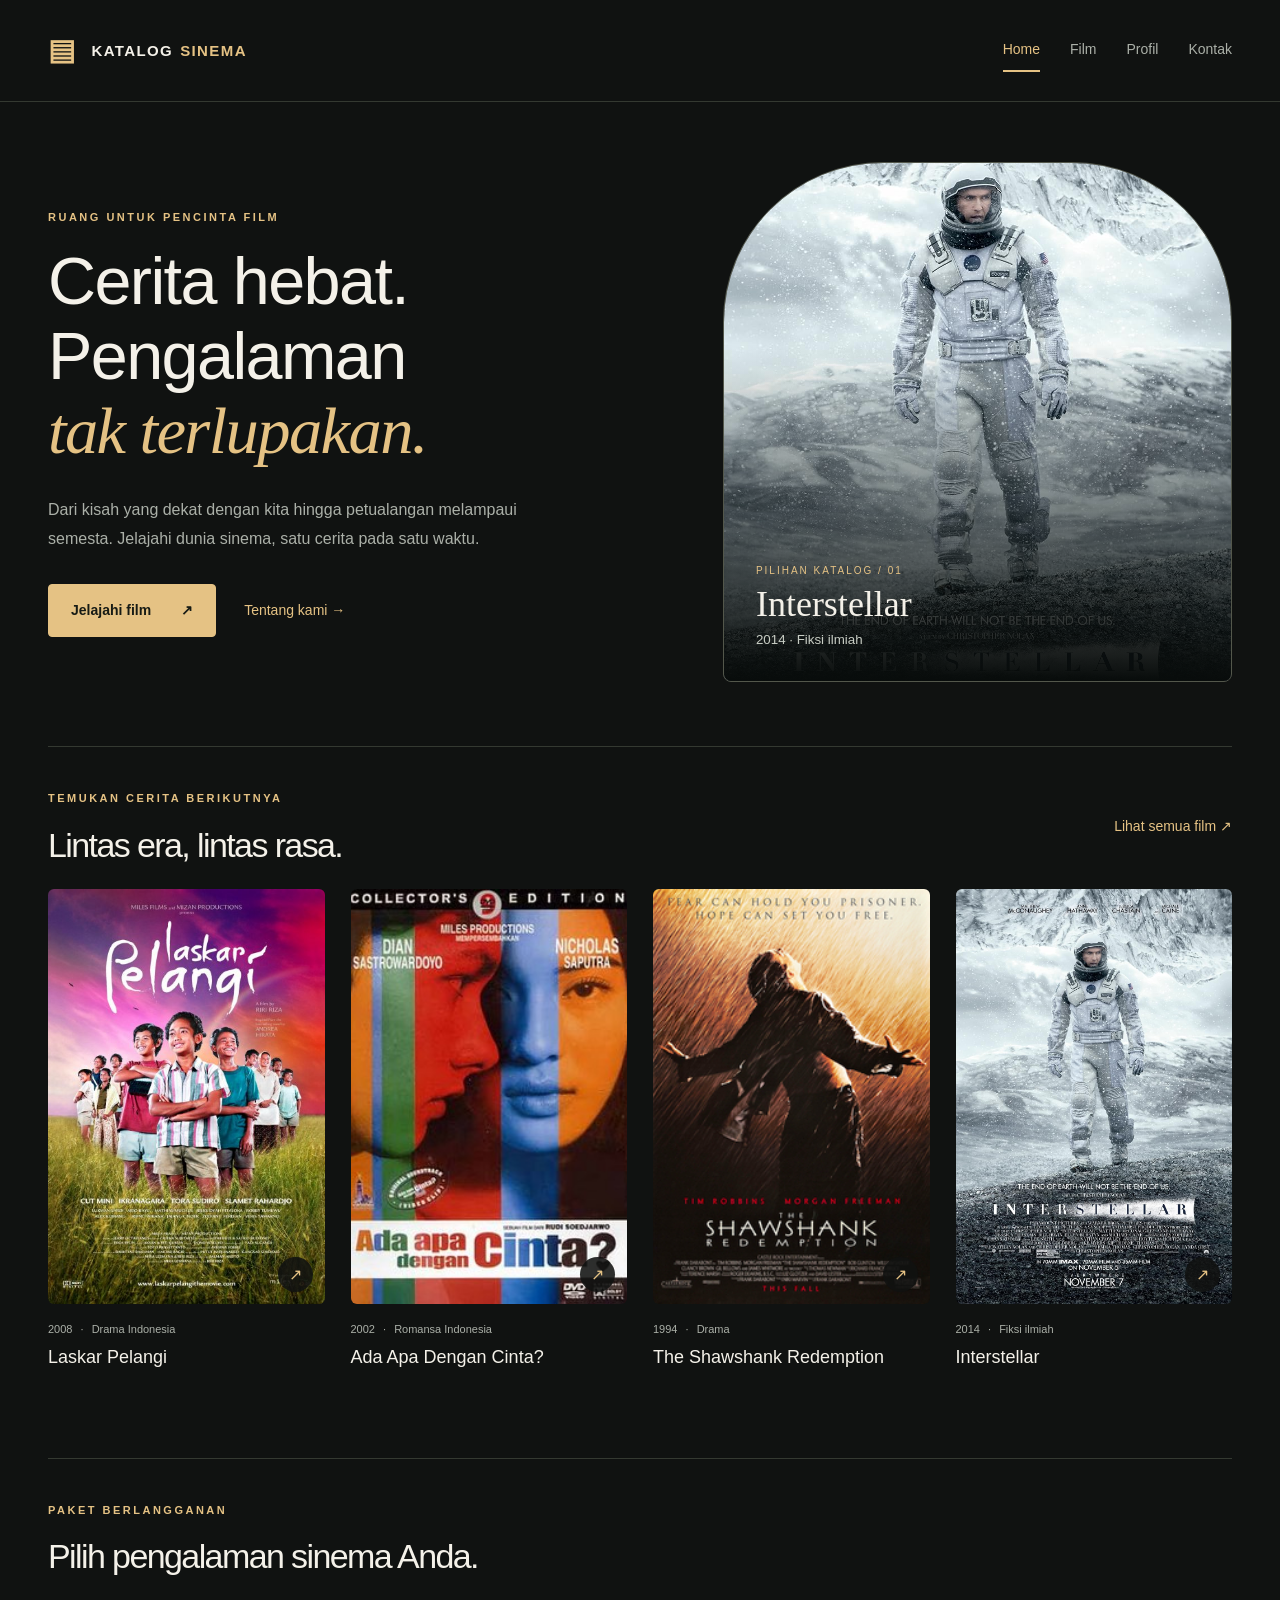
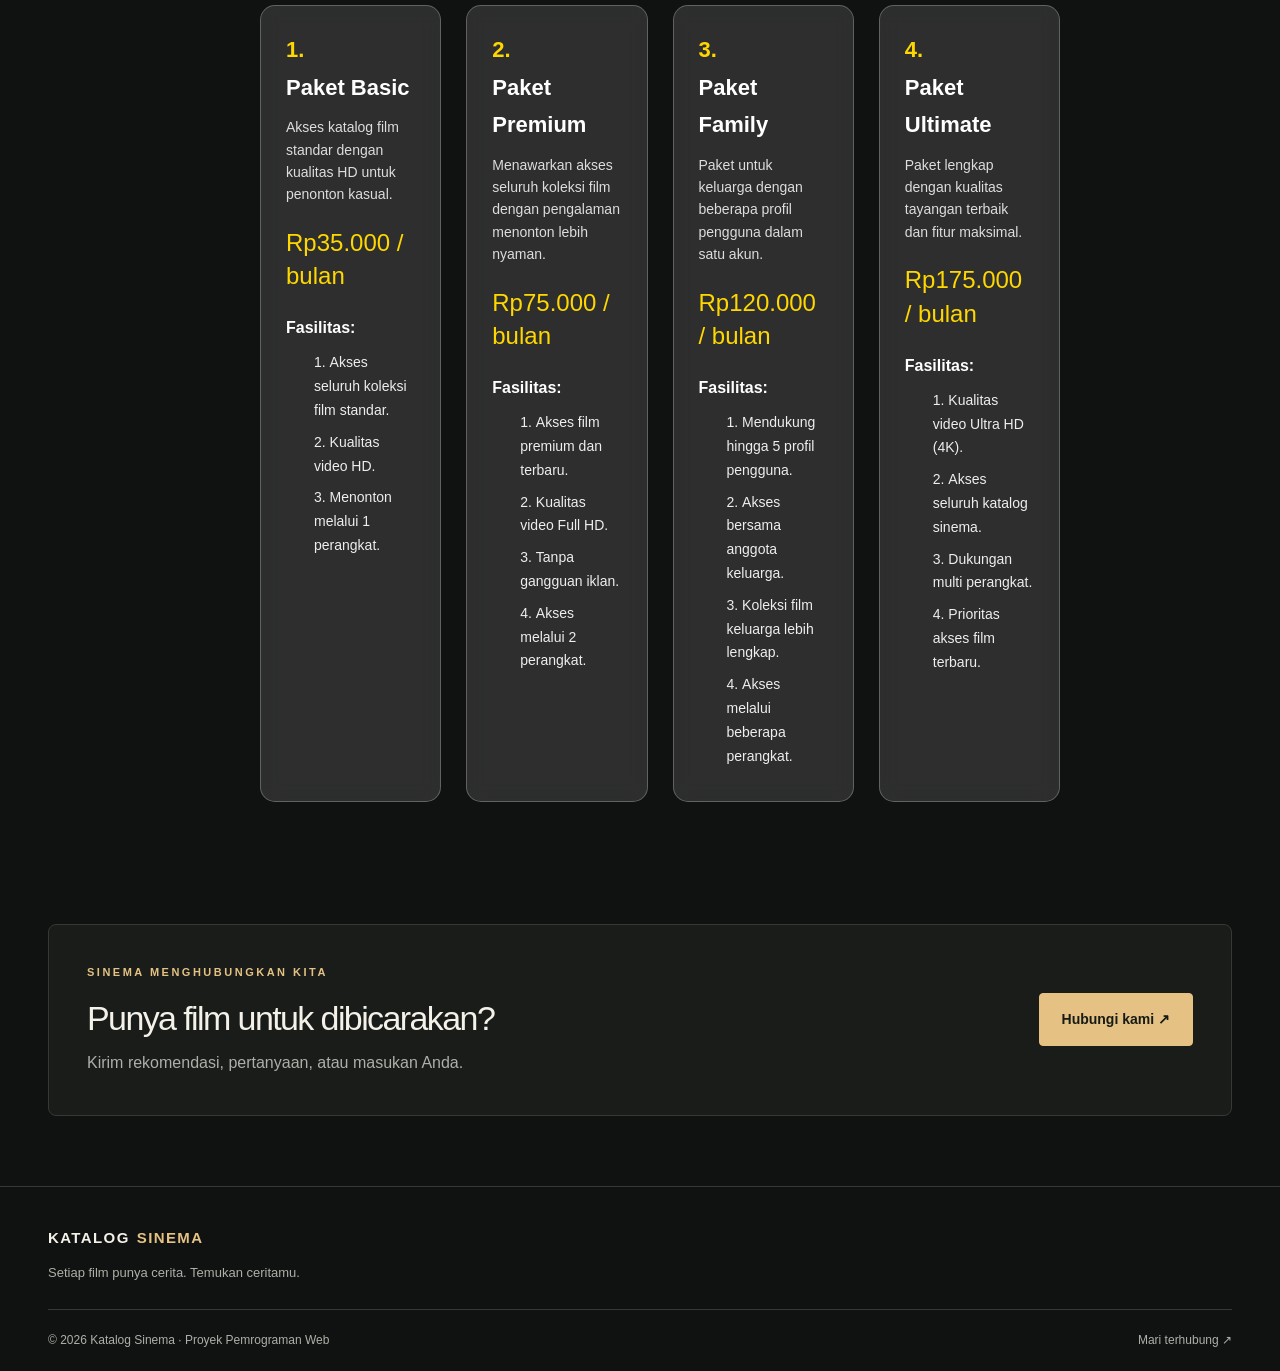
<file: index.html>
<!doctype html>
<html lang="id"><head><meta charset="utf-8"><meta name="viewport" content="width=device-width, initial-scale=1"><meta name="description" content="Katalog Sinema: jelajahi film lintas era, kenali pengelola, dan hubungi kami."><title>Home | Katalog Sinema</title><link rel="stylesheet" href="style.css"><script src="script.js" defer></script></head>
<body><a class="skip" href="#main">Lewati ke konten</a><header class="header"><a class="brand" href="index.html"><span class="brand-icon" aria-hidden="true">▤</span>KATALOG<span>SINEMA</span></a><nav aria-label="Navigasi utama"><a href="index.html" class="active" aria-current="page">Home</a><a href="film.html">Film</a><a href="profil.html">Profil</a><a href="kontak.html">Kontak</a></nav></header><main id="main"><section class="hero"><div class="hero-content"><p class="eyebrow">RUANG UNTUK PENCINTA FILM</p><h1>Cerita hebat.<br>Pengalaman<br><em>tak terlupakan.</em></h1><p class="lead">Dari kisah yang dekat dengan kita hingga petualangan melampaui semesta. Jelajahi dunia sinema, satu cerita pada satu waktu.</p><div class="actions"><a class="button" href="film.html">Jelajahi film <span>↗</span></a><a class="text-link" href="profil.html">Tentang kami →</a></div></div><div class="hero-art"><img src="interstellar.jpg" alt="Poster film Interstellar" fetchpriority="high"><div class="art-caption"><span>PILIHAN KATALOG / 01</span><strong>Interstellar</strong><small>2014 · Fiksi ilmiah</small></div></div></section><section class="section"><div class="section-heading"><div><p class="eyebrow">TEMUKAN CERITA BERIKUTNYA</p><h2>Lintas era, lintas rasa.</h2></div><a class="text-link" href="film.html">Lihat semua film ↗</a></div><div class="movie-grid"><a class="movie-card" href="film.html#laskar"><div class="poster-wrap"><img src="laskar-pelangi.jpg" alt="Poster Laskar Pelangi" loading="lazy"><span class="poster-link" aria-hidden="true">↗</span></div><p class="meta">2008 <span>·</span> Drama Indonesia</p><h3>Laskar Pelangi</h3></a><a class="movie-card" href="film.html#aadc"><div class="poster-wrap"><img src="aadc.jpg" alt="Poster Ada Apa Dengan Cinta?" loading="lazy"><span class="poster-link" aria-hidden="true">↗</span></div><p class="meta">2002 <span>·</span> Romansa Indonesia</p><h3>Ada Apa Dengan Cinta?</h3></a><a class="movie-card" href="film.html#shawshank"><div class="poster-wrap"><img src="Shawshank.jpg" alt="Poster The Shawshank Redemption" loading="lazy"><span class="poster-link" aria-hidden="true">↗</span></div><p class="meta">1994 <span>·</span> Drama</p><h3>The Shawshank Redemption</h3></a><a class="movie-card" href="film.html#interstellar"><div class="poster-wrap"><img src="interstellar.jpg" alt="Poster Interstellar" loading="lazy"><span class="poster-link" aria-hidden="true">↗</span></div><p class="meta">2014 <span>·</span> Fiksi ilmiah</p><h3>Interstellar</h3></a></div></section><section class="section subscription">
<div class="section-heading"><div><p class="eyebrow">PAKET BERLANGGANAN</p><h2>Pilih pengalaman sinema Anda.</h2></div></div>
<ol class="subscription-list">

<ol class="package-list">

    <li>
        <strong>Paket Basic</strong>
        <p>Akses katalog film standar dengan kualitas HD untuk penonton kasual.</p>
        <h3>Rp35.000 / bulan</h3>

        <h4>Fasilitas:</h4>
        <ol>
            <li>Akses seluruh koleksi film standar.</li>
            <li>Kualitas video HD.</li>
            <li>Menonton melalui 1 perangkat.</li>
        </ol>
    </li>

    <li>
        <strong>Paket Premium</strong>
        <p>Menawarkan akses seluruh koleksi film dengan pengalaman menonton lebih nyaman.</p>
        <h3>Rp75.000 / bulan</h3>

        <h4>Fasilitas:</h4>
        <ol>
            <li>Akses film premium dan terbaru.</li>
            <li>Kualitas video Full HD.</li>
            <li>Tanpa gangguan iklan.</li>
            <li>Akses melalui 2 perangkat.</li>
        </ol>
    </li>

    <li>
        <strong>Paket Family</strong>
        <p>Paket untuk keluarga dengan beberapa profil pengguna dalam satu akun.</p>
        <h3>Rp120.000 / bulan</h3>

        <h4>Fasilitas:</h4>
        <ol>
            <li>Mendukung hingga 5 profil pengguna.</li>
            <li>Akses bersama anggota keluarga.</li>
            <li>Koleksi film keluarga lebih lengkap.</li>
            <li>Akses melalui beberapa perangkat.</li>
        </ol>
    </li>

    <li>
        <strong>Paket Ultimate</strong>
        <p>Paket lengkap dengan kualitas tayangan terbaik dan fitur maksimal.</p>
        <h3>Rp175.000 / bulan</h3>

        <h4>Fasilitas:</h4>
        <ol>
            <li>Kualitas video Ultra HD (4K).</li>
            <li>Akses seluruh katalog sinema.</li>
            <li>Dukungan multi perangkat.</li>
            <li>Prioritas akses film terbaru.</li>
        </ol>
    </li>

</ol>
</section><section class="callout"><div><p class="eyebrow">SINEMA MENGHUBUNGKAN KITA</p><h2>Punya film untuk dibicarakan?</h2><p>Kirim rekomendasi, pertanyaan, atau masukan Anda.</p></div><a class="button" href="kontak.html">Hubungi kami ↗</a></section></main><footer><a class="brand" href="index.html">KATALOG<span>SINEMA</span></a><p>Setiap film punya cerita. Temukan ceritamu.</p><div class="footer-bottom"><span>© 2026 Katalog Sinema · Proyek Pemrograman Web</span><a href="kontak.html">Mari terhubung ↗</a></div></footer></body></html>
</file>
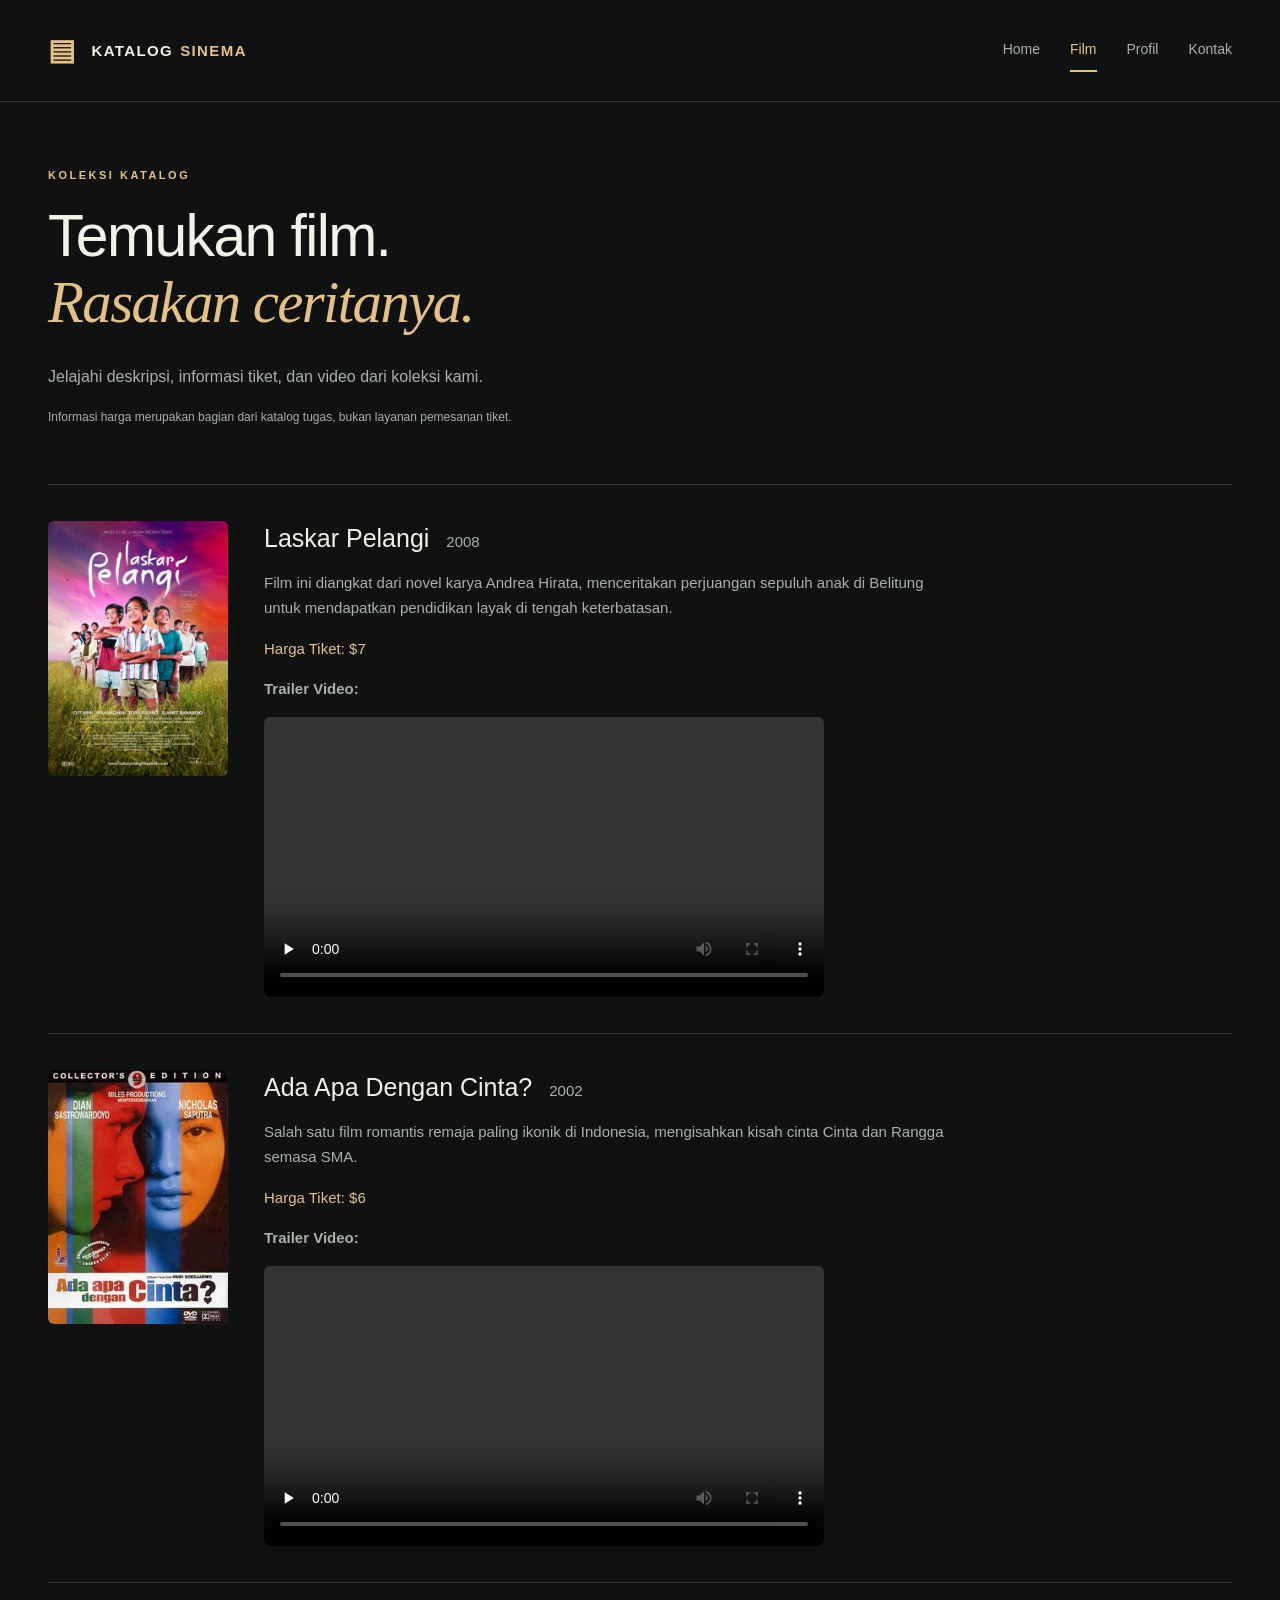
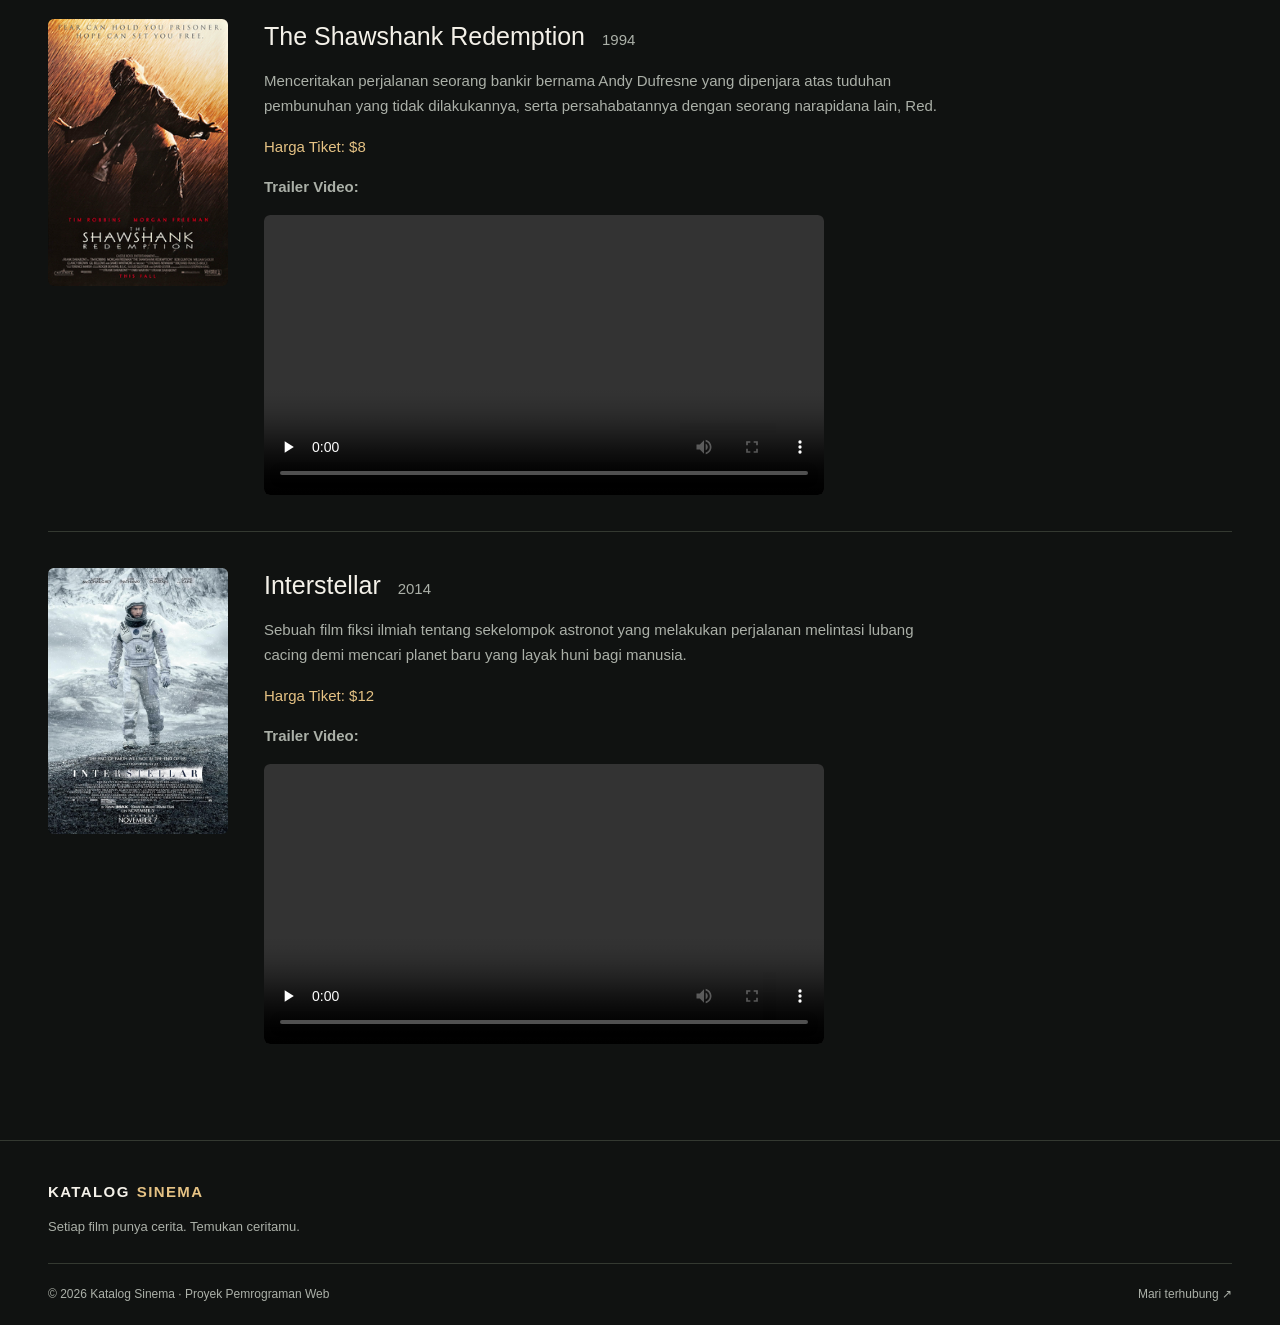
<file: film.html>
<!doctype html>
<html lang="id"><head><meta charset="utf-8"><meta name="viewport" content="width=device-width, initial-scale=1"><meta name="description" content="Katalog Sinema: jelajahi film lintas era, kenali pengelola, dan hubungi kami."><title>Film | Katalog Sinema</title><link rel="stylesheet" href="style.css"><script src="script.js" defer></script></head>
<body><a class="skip" href="#main">Lewati ke konten</a><header class="header"><a class="brand" href="index.html"><span class="brand-icon" aria-hidden="true">▤</span>KATALOG<span>SINEMA</span></a><nav aria-label="Navigasi utama"><a href="index.html">Home</a><a href="film.html" class="active" aria-current="page">Film</a><a href="profil.html">Profil</a><a href="kontak.html">Kontak</a></nav></header><main id="main"><section class="page-intro"><p class="eyebrow">KOLEKSI KATALOG</p><h1>Temukan film.<br><em>Rasakan ceritanya.</em></h1><p class="lead">Jelajahi deskripsi, informasi tiket, dan video dari koleksi kami.</p><p class="form-note">Informasi harga merupakan bagian dari katalog tugas, bukan layanan pemesanan tiket.</p></section><section class="film-list" aria-label="Daftar film"><div class="film-entry" id="laskar">
    <img src="laskar-pelangi.jpg" alt="Poster Laskar Pelangi">

    <div class="film-info">
        <h3>Laskar Pelangi <span class="year">2008</span></h3>
        <p>
            Film ini diangkat dari novel karya Andrea Hirata, menceritakan
            perjuangan sepuluh anak di Belitung untuk mendapatkan pendidikan
            layak di tengah keterbatasan.
        </p>
        <p class="price">Harga Tiket: $7</p>

        <div>
            <p><b>Trailer Video:</b></p>
            <video preload="none" width="560" controls>
                <source src="Laskar Pelangi.mp4" type="video/mp4">
                Browser Anda tidak mendukung video HTML5.
            </video>
        </div>
    </div>
</div>
<div class="film-entry" id="aadc">
    <img src="aadc.jpg" alt="Poster Ada Apa Dengan Cinta?">

    <div class="film-info">
        <h3>Ada Apa Dengan Cinta? <span class="year">2002</span></h3>
        <p>
            Salah satu film romantis remaja paling ikonik di Indonesia,
            mengisahkan kisah cinta Cinta dan Rangga semasa SMA.
        </p>
        <p class="price">Harga Tiket: $6</p>

        <div>
            <p><b>Trailer Video:</b></p>
            <video preload="none" width="560" controls>
                <source src="AADC2.mp4" type="video/mp4">
                Browser Anda tidak mendukung video HTML5.
            </video>
        </div>
    </div>
</div>
<div class="film-entry" id="shawshank">
    <img src="Shawshank.jpg" alt="Poster The Shawshank Redemption">

    <div class="film-info">
        <h3>The Shawshank Redemption <span class="year">1994</span></h3>
        <p>
            Menceritakan perjalanan seorang bankir bernama Andy Dufresne
            yang dipenjara atas tuduhan pembunuhan yang tidak dilakukannya,
            serta persahabatannya dengan seorang narapidana lain, Red.
        </p>
        <p class="price">Harga Tiket: $8</p>

        <div>
            <p><b>Trailer Video:</b></p>
            <video preload="none" width="560" controls>
                <source src="The Shawshank.mp4" type="video/mp4">
                Browser Anda tidak mendukung video HTML5.
            </video>
        </div>
    </div>
</div>
<div class="film-entry" id="interstellar">
    <img src="interstellar.jpg" alt="Poster Interstellar">

    <div class="film-info">
        <h3>Interstellar <span class="year">2014</span></h3>
        <p>
            Sebuah film fiksi ilmiah tentang sekelompok astronot yang
            melakukan perjalanan melintasi lubang cacing demi mencari
            planet baru yang layak huni bagi manusia.
        </p>
        <p class="price">Harga Tiket: $12</p>

        <div>
            <p><b>Trailer Video:</b></p>
            <video preload="none" width="560" controls>
                <source src="Interstellar.mp4" type="video/mp4">
                Browser Anda tidak mendukung video HTML5.
            </video>
        </div>
    </div>
</div>
</section></main><footer><a class="brand" href="index.html">KATALOG<span>SINEMA</span></a><p>Setiap film punya cerita. Temukan ceritamu.</p><div class="footer-bottom"><span>© 2026 Katalog Sinema · Proyek Pemrograman Web</span><a href="kontak.html">Mari terhubung ↗</a></div></footer></body></html>
</file>
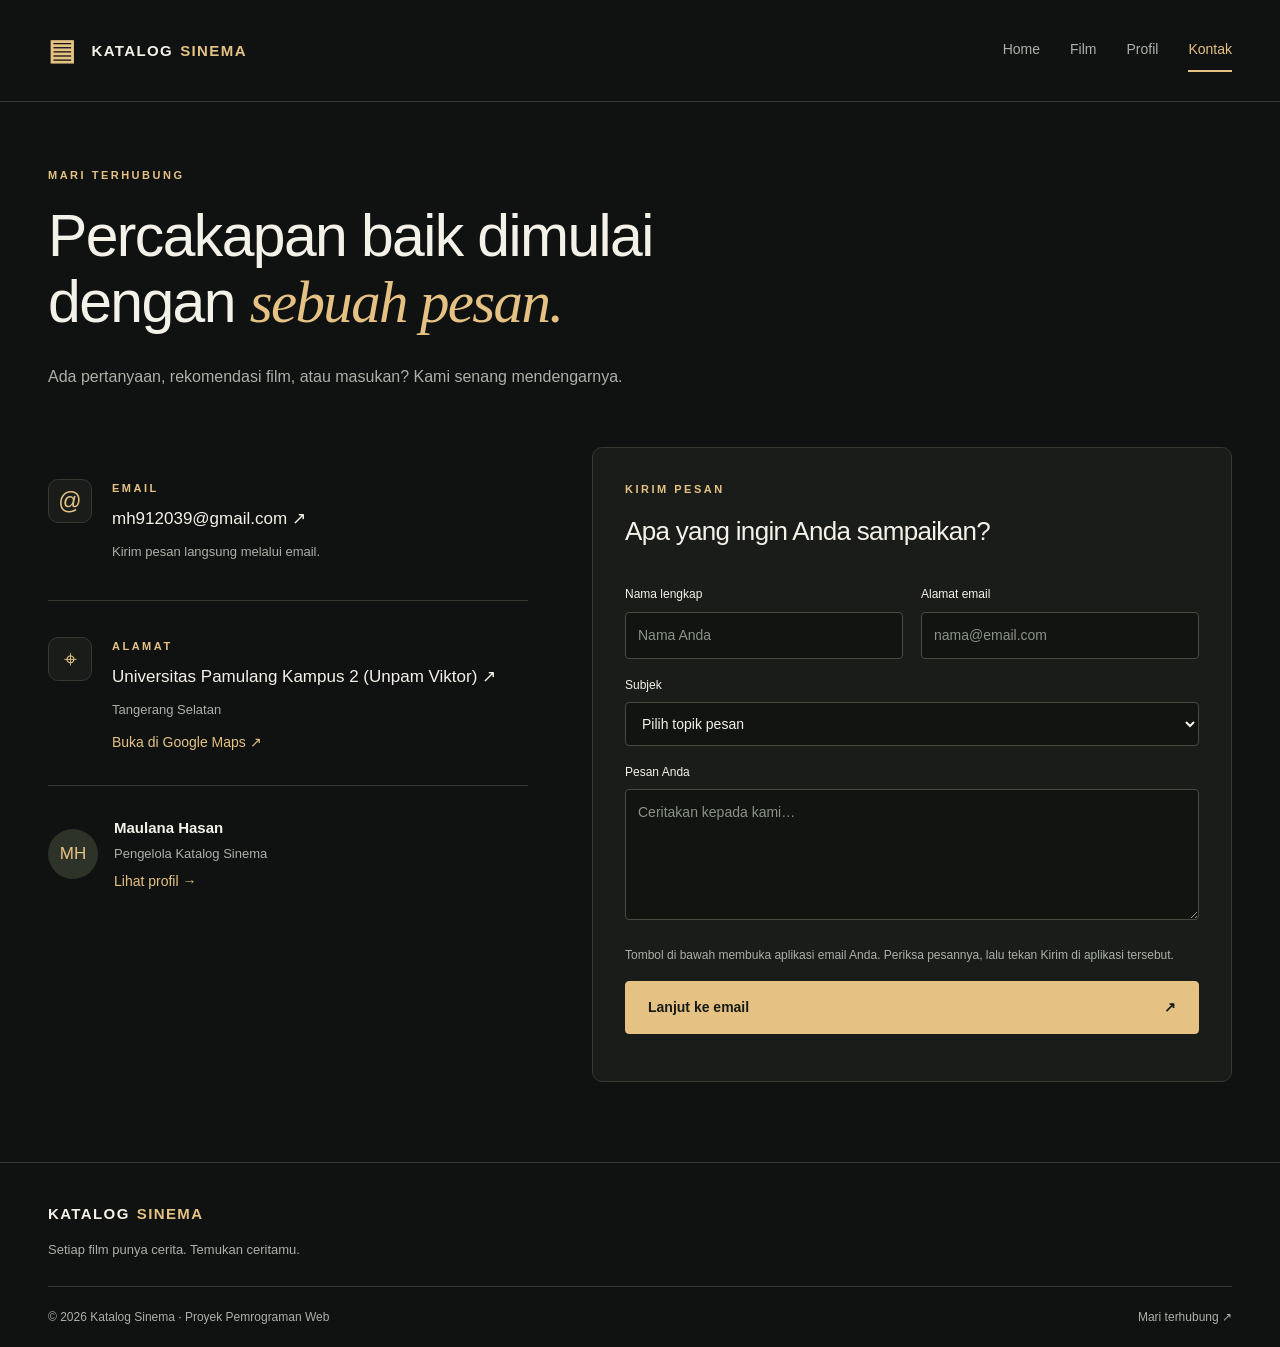
<file: kontak.html>
<!doctype html>
<html lang="id"><head><meta charset="utf-8"><meta name="viewport" content="width=device-width, initial-scale=1"><meta name="description" content="Katalog Sinema: jelajahi film lintas era, kenali pengelola, dan hubungi kami."><title>Kontak | Katalog Sinema</title><link rel="stylesheet" href="style.css"><script src="script.js" defer></script></head>
<body><a class="skip" href="#main">Lewati ke konten</a><header class="header"><a class="brand" href="index.html"><span class="brand-icon" aria-hidden="true">▤</span>KATALOG<span>SINEMA</span></a><nav aria-label="Navigasi utama"><a href="index.html">Home</a><a href="film.html">Film</a><a href="profil.html">Profil</a><a href="kontak.html" class="active" aria-current="page">Kontak</a></nav></header><main id="main"><section class="page-intro"><p class="eyebrow">MARI TERHUBUNG</p><h1>Percakapan baik dimulai<br>dengan <em>sebuah pesan.</em></h1><p class="lead">Ada pertanyaan, rekomendasi film, atau masukan? Kami senang mendengarnya.</p></section><section class="contact-grid"><div class="contact-details"><div class="contact-item"><span class="contact-icon" aria-hidden="true">@</span><div><p class="eyebrow">EMAIL</p><a class="contact-value" href="mailto:mh912039@gmail.com">mh912039@gmail.com ↗</a><p>Kirim pesan langsung melalui email.</p></div></div><div class="contact-item"><span class="contact-icon" aria-hidden="true">⌖</span><div><p class="eyebrow">ALAMAT</p><a class="contact-value" href="https://maps.app.goo.gl/wuP5JPth2iEFK6pX6?g_st=ac" target="_blank" rel="noopener noreferrer">Universitas Pamulang Kampus 2 (Unpam Viktor) ↗</a><p>Tangerang Selatan</p><a class="text-link" href="https://maps.app.goo.gl/wuP5JPth2iEFK6pX6?g_st=ac" target="_blank" rel="noopener noreferrer">Buka di Google Maps ↗</a></div></div><div class="person"><span class="avatar" aria-hidden="true">MH</span><div><strong>Maulana Hasan</strong><p>Pengelola Katalog Sinema</p><a class="text-link" href="profil.html">Lihat profil →</a></div></div></div><div class="form-card"><p class="eyebrow">KIRIM PESAN</p><h2>Apa yang ingin Anda sampaikan?</h2><form id="contact-form" action="mailto:mh912039@gmail.com" method="get"><div class="form-row"><div><label for="name">Nama lengkap</label><input id="name" name="name" autocomplete="name" placeholder="Nama Anda" required maxlength="100"></div><div><label for="email">Alamat email</label><input id="email" name="email" type="email" autocomplete="email" placeholder="nama@email.com" required maxlength="254"></div></div><label for="subject">Subjek</label><select id="subject" name="subject" required><option value="">Pilih topik pesan</option><option>Pertanyaan umum</option><option>Rekomendasi film</option><option>Masukan website</option><option>Lainnya</option></select><label for="message">Pesan Anda</label><textarea id="message" name="body" rows="5" placeholder="Ceritakan kepada kami…" required maxlength="1500"></textarea><p class="form-note" id="form-note">Tombol di bawah membuka aplikasi email Anda. Periksa pesannya, lalu tekan Kirim di aplikasi tersebut.</p><button class="button" type="submit" aria-describedby="form-note">Lanjut ke email <span>↗</span></button><p id="form-status" role="status"></p><noscript><p>Untuk pesan lengkap tanpa JavaScript, gunakan tautan email di sebelah.</p></noscript></form></div></section></main><footer><a class="brand" href="index.html">KATALOG<span>SINEMA</span></a><p>Setiap film punya cerita. Temukan ceritamu.</p><div class="footer-bottom"><span>© 2026 Katalog Sinema · Proyek Pemrograman Web</span><a href="kontak.html">Mari terhubung ↗</a></div></footer></body></html>
</file>
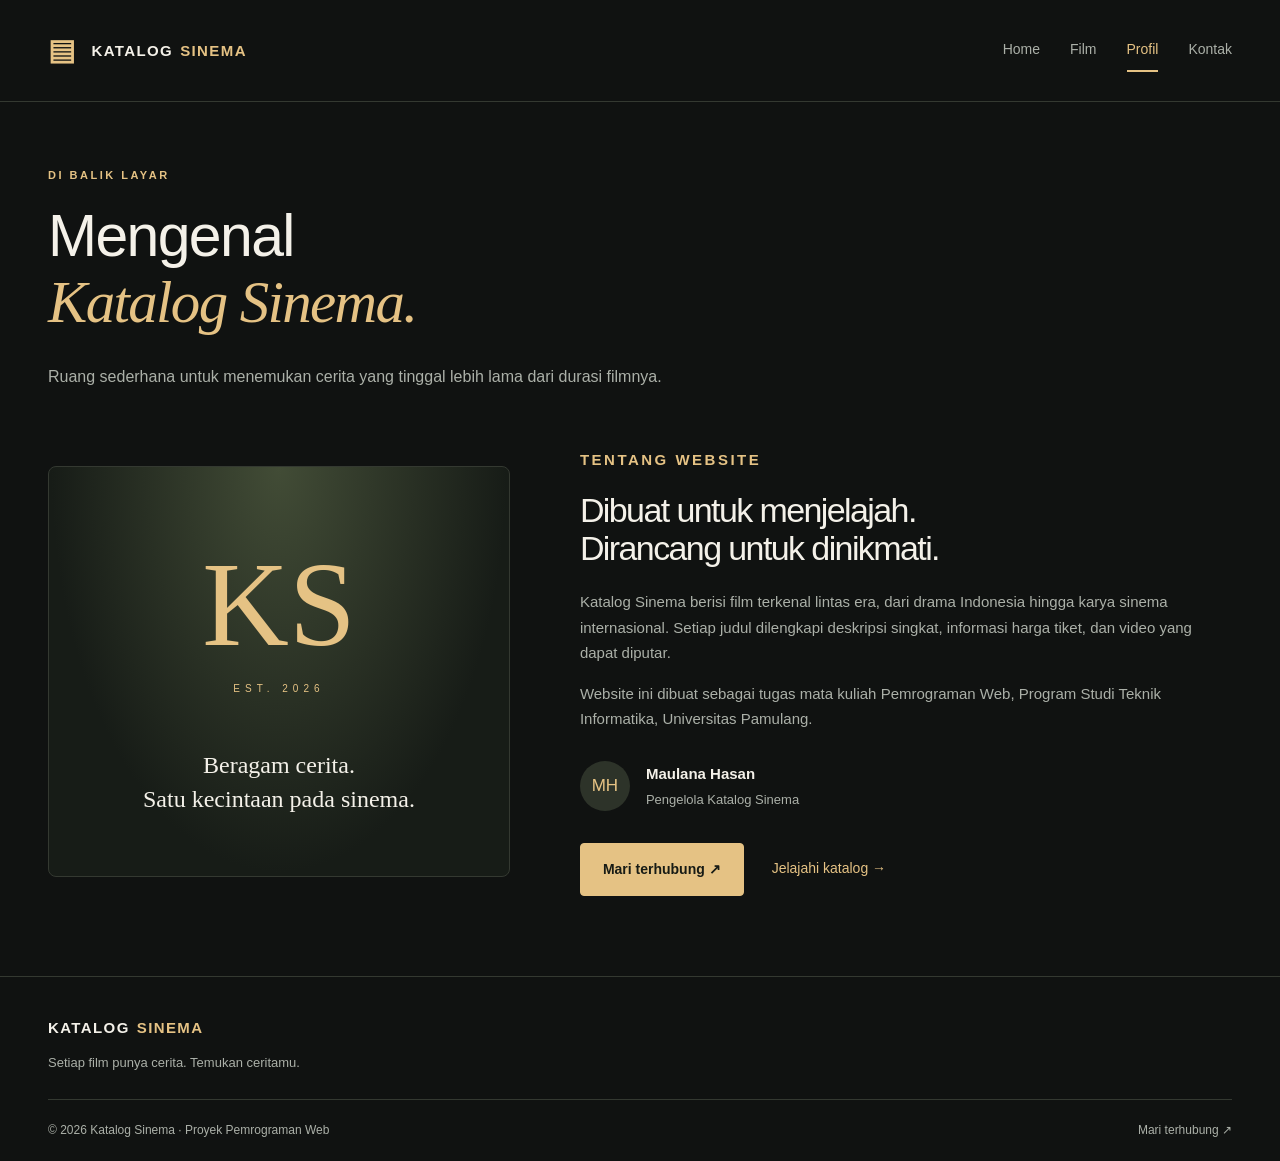
<file: profil.html>
<!doctype html>
<html lang="id"><head><meta charset="utf-8"><meta name="viewport" content="width=device-width, initial-scale=1"><meta name="description" content="Katalog Sinema: jelajahi film lintas era, kenali pengelola, dan hubungi kami."><title>Profil | Katalog Sinema</title><link rel="stylesheet" href="style.css"><script src="script.js" defer></script></head>
<body><a class="skip" href="#main">Lewati ke konten</a><header class="header"><a class="brand" href="index.html"><span class="brand-icon" aria-hidden="true">▤</span>KATALOG<span>SINEMA</span></a><nav aria-label="Navigasi utama"><a href="index.html">Home</a><a href="film.html">Film</a><a href="profil.html" class="active" aria-current="page">Profil</a><a href="kontak.html">Kontak</a></nav></header><main id="main"><section class="page-intro"><p class="eyebrow">DI BALIK LAYAR</p><h1>Mengenal<br><em>Katalog Sinema.</em></h1><p class="lead">Ruang sederhana untuk menemukan cerita yang tinggal lebih lama dari durasi filmnya.</p></section><section class="profile-grid"><div class="profile-visual"><div class="monogram">KS<span>EST. 2026</span></div><p>Beragam cerita.<br>Satu kecintaan pada sinema.</p></div><div class="profile-copy"><p class="eyebrow">TENTANG WEBSITE</p><h2>Dibuat untuk menjelajah.<br>Dirancang untuk dinikmati.</h2><p>Katalog Sinema berisi film terkenal lintas era, dari drama Indonesia hingga karya sinema internasional. Setiap judul dilengkapi deskripsi singkat, informasi harga tiket, dan video yang dapat diputar.</p><p>Website ini dibuat sebagai tugas mata kuliah Pemrograman Web, Program Studi Teknik Informatika, Universitas Pamulang.</p><div class="person"><span class="avatar" aria-hidden="true">MH</span><div><strong>Maulana Hasan</strong><p>Pengelola Katalog Sinema</p></div></div><div class="actions"><a class="button" href="kontak.html">Mari terhubung ↗</a><a class="text-link" href="film.html">Jelajahi katalog →</a></div></div></section></main><footer><a class="brand" href="index.html">KATALOG<span>SINEMA</span></a><p>Setiap film punya cerita. Temukan ceritamu.</p><div class="footer-bottom"><span>© 2026 Katalog Sinema · Proyek Pemrograman Web</span><a href="kontak.html">Mari terhubung ↗</a></div></footer></body></html>
</file>
<file: style.css>
:root{--bg:#101211;--panel:#191c19;--text:#f4f1e9;--muted:#abb0a8;--gold:#e5c284;--line:#343931}*{box-sizing:border-box}html{scroll-behavior:smooth}body{margin:0;background:var(--bg);color:var(--text);font:16px/1.7 Arial,Helvetica,sans-serif}a{color:inherit;text-decoration:none}a,button,input,textarea,select{-webkit-tap-highlight-color:transparent}a:hover{color:var(--gold)}:focus-visible{outline:3px solid var(--gold);outline-offset:5px}.skip{position:absolute;top:-100px;left:20px;z-index:10;background:var(--gold);color:var(--bg);padding:12px}.skip:focus{top:10px}.header{max-width:1280px;margin:auto;padding:26px 48px;display:flex;align-items:center;justify-content:space-between;gap:24px;border-bottom:1px solid var(--line)}.brand{display:flex;align-items:center;gap:7px;font-size:15px;font-weight:800;letter-spacing:1.4px;white-space:nowrap}.brand span{color:var(--gold)}.brand-icon{font-size:29px;margin-right:8px}.header nav{display:flex;gap:30px}.header nav a{font-size:14px;padding:8px 0;color:var(--muted)}.header nav a.active{color:var(--gold);border-bottom:2px solid var(--gold)}main{max-width:1280px;padding:0 48px;margin:auto}.eyebrow{font-size:11px;font-weight:700;letter-spacing:2.5px;color:var(--gold);margin:0 0 18px}h1,h2,h3,p{margin-top:0}h1,h2{font-weight:400;letter-spacing:-1.6px;line-height:1.12}h1{font-size:clamp(40px,5.2vw,72px);margin-bottom:26px}h1 em{font-family:Georgia,serif;font-weight:400;color:var(--gold)}h2{font-size:34px;margin-bottom:22px}h3{font-size:18px;font-weight:500;line-height:1.4}p{color:var(--muted)}.lead{max-width:530px;font-size:16px;line-height:1.85}.hero{display:grid;grid-template-columns:1.2fr 1fr;gap:64px;padding:60px 0 64px;align-items:center}.hero-art{position:relative;height:520px;border-radius:160px 160px 8px 8px;overflow:hidden;border:1px solid #53574b;background:#222}.hero-art>img{width:100%;height:100%;object-fit:cover;object-position:center 35%}.hero-art:after{content:'';position:absolute;inset:0;background:linear-gradient(transparent 35%,#080c0b 100%)}.art-caption{position:absolute;bottom:30px;left:32px;z-index:1;display:grid;gap:4px}.art-caption span{font-size:10px;letter-spacing:2px;color:var(--gold)}.art-caption strong{font:36px Georgia,serif}.art-caption small{color:#c8cdc4}.actions{display:flex;gap:28px;align-items:center;margin-top:30px;flex-wrap:wrap}.button{border:1px solid var(--gold);background:var(--gold);color:#171b15;display:inline-flex;justify-content:space-between;align-items:center;gap:30px;padding:15px 22px;border-radius:4px;font:700 14px/1.5 Arial,sans-serif;cursor:pointer}.button:hover{background:#f5d8a6;color:#101211}.text-link{font-size:14px;color:var(--gold)}.section{padding:42px 0 70px;border-top:1px solid var(--line)}.section-heading{display:flex;justify-content:space-between;align-items:center;gap:20px;margin-bottom:25px}.section-heading h2{margin-bottom:0}.movie-grid{display:grid;grid-template-columns:repeat(4,1fr);gap:26px}.poster-wrap{position:relative;overflow:hidden;border-radius:6px;background:var(--panel);aspect-ratio:2/3}.poster-wrap img{width:100%;height:100%;object-fit:cover;transition:transform .25s}.movie-card:hover img{transform:scale(1.035)}.poster-link{position:absolute;right:12px;bottom:12px;background:#101211df;width:35px;height:35px;text-align:center;line-height:35px;border-radius:50%;color:var(--gold)}.meta{font-size:11px;margin:16px 0 6px}.meta span{margin:0 5px}.callout{display:flex;justify-content:space-between;gap:30px;align-items:center;padding:38px;background:var(--panel);border:1px solid var(--line);border-radius:8px;margin-bottom:70px}.callout p:last-child{margin:0}.callout h2{margin-bottom:12px}footer{max-width:1280px;padding:38px 48px 20px;margin:auto;border-top:1px solid var(--line)}footer>p{font-size:13px;margin-top:12px}.footer-bottom{border-top:1px solid var(--line);margin-top:25px;padding-top:20px;display:flex;justify-content:space-between;gap:18px;color:var(--muted);font-size:12px}.page-intro{padding:64px 0 40px}.page-intro h1{font-size:clamp(38px,4.6vw,62px)}.page-intro .lead{max-width:650px}.contact-grid{display:grid;grid-template-columns:.9fr 1.2fr;gap:64px;padding-bottom:80px;align-items:start}.contact-details{padding-top:12px}.contact-item{display:flex;gap:20px;padding:20px 0 30px;border-bottom:1px solid var(--line);margin-bottom:16px}.contact-item .eyebrow{margin-bottom:7px}.contact-item p:not(.eyebrow){font-size:13px;margin:7px 0}.contact-icon{background:var(--panel);border:1px solid var(--line);border-radius:10px;width:44px;height:44px;flex-shrink:0;display:grid;place-items:center;color:var(--gold);font-size:23px}.contact-value{font-size:17px;overflow-wrap:anywhere}.person{display:flex;align-items:center;gap:16px;margin:28px 0}.avatar{height:50px;width:50px;display:grid;place-items:center;border-radius:50%;background:#2d3329;color:var(--gold);font-size:17px;flex-shrink:0}.person p{margin:2px 0;font-size:13px}.person strong{font-size:15px}.form-card{background:var(--panel);border:1px solid var(--line);border-radius:10px;padding:32px}.form-card h2{font-size:26px;letter-spacing:-.7px}.form-row{display:grid;grid-template-columns:1fr 1fr;gap:18px}label{display:block;font-size:12px;margin:16px 0 7px}input,select,textarea{font:14px/1.5 Arial,sans-serif;color:var(--text);background:#111410;border:1px solid #454c3f;border-radius:4px;padding:12px;width:100%;min-width:0;color-scheme:dark}input::placeholder,textarea::placeholder{color:#8b9287}textarea{resize:vertical}.form-note{font-size:12px;line-height:1.7;margin:16px 0}.form-card .button{width:100%}#form-status{font-size:13px;margin:15px 0 0;color:var(--gold)}.profile-grid{display:grid;grid-template-columns:.85fr 1.2fr;gap:70px;padding:0 0 80px;align-items:center}.profile-visual{padding:60px 30px;background:radial-gradient(ellipse at top,#424c36,#171c17 70%);border:1px solid var(--line);border-radius:8px;text-align:center}.monogram{font:120px Georgia,serif;color:var(--gold);line-height:1.3}.monogram span{display:block;font:10px Arial,sans-serif;letter-spacing:5px;margin-bottom:55px}.profile-visual p{font:24px/1.4 Georgia,serif;color:var(--text);margin:0}.profile-copy>p{font-size:15px}.film-list{padding-bottom:60px}.film-entry{display:grid;grid-template-columns:180px 1fr;gap:36px;border-top:1px solid var(--line);padding:36px 0;scroll-margin-top:20px}.film-entry>img{width:100%;border-radius:6px}.film-info h3{font-size:25px;margin-bottom:14px}.year{color:var(--muted);font-size:15px;margin-left:10px}.film-info p{max-width:680px;font-size:15px}.price{color:var(--gold)}video{max-width:100%;height:auto;display:block;border-radius:6px;background:#000}.film-info{min-width:0}@media(max-width:900px){.header,main,footer{padding-left:26px;padding-right:26px}.hero{gap:30px}.hero-art{height:440px}.contact-grid,.profile-grid{gap:32px}.form-row{grid-template-columns:1fr;gap:0}.movie-grid{gap:16px}.brand{font-size:12px;letter-spacing:1px}.header nav{gap:20px}}@media(max-width:640px){.header{flex-direction:column;gap:10px;padding-top:18px;padding-bottom:12px}.header nav{width:100%;justify-content:space-between;gap:12px}.hero{grid-template-columns:1fr;padding-top:36px;gap:35px}.hero-art{height:390px;border-radius:100px 100px 6px 6px}.hero h1{font-size:49px}.section-heading{align-items:flex-start;flex-direction:column}.movie-grid{grid-template-columns:1fr 1fr;gap:25px 16px}.movie-card h3{font-size:16px}.meta{font-size:10px}.callout{padding:25px;align-items:flex-start;flex-direction:column}.contact-grid,.profile-grid{grid-template-columns:1fr;gap:20px}.page-intro{padding-top:40px}.form-card{padding:22px}.contact-grid{padding-bottom:45px}.footer-bottom{flex-direction:column}.film-entry{grid-template-columns:90px 1fr;gap:18px}.film-info h3{font-size:20px}.film-info p{font-size:14px}.year{display:block;margin-left:0}.profile-visual{padding:35px}.monogram span{margin-bottom:25px}h2{font-size:29px}.eyebrow{letter-spacing:2px}.contact-value{font-size:16px}}@media(prefers-reduced-motion:reduce){html{scroll-behavior:auto}*{transition:none!important}}

.package-list {
  max-width: 800px;
  margin: 2rem auto;
  padding-left: 2rem;
}
.package-list li {
  margin-bottom: 1.2rem;
  padding-left: .5rem;
}
.package-list strong {
  font-size: 1.1rem;
}
.package-list p {
  margin-top: .4rem;
}
/* Paket Berlangganan */
.package-list {
    display: grid;
    grid-template-columns: repeat(4, 1fr);
    gap: 25px;
    list-style-position: inside;
    padding: 0;
    margin-top: 30px;
}

.package-list > li {
    background: rgba(255, 255, 255, 0.12);
    backdrop-filter: blur(10px);
    border: 1px solid rgba(255,255,255,0.25);
    border-radius: 15px;
    padding: 25px;
    color: #ffffff;
    transition: 0.3s ease;
}

.package-list > li:hover {
    transform: translateY(-8px);
    box-shadow: 0 10px 25px rgba(0,0,0,0.3);
}


/* Nomor paket */
.package-list > li::marker {
    font-size: 22px;
    font-weight: bold;
    color: #ffd700;
}


/* Nama paket */
.package-list strong {
    display: block;
    font-size: 22px;
    color: #ffffff;
    margin-bottom: 10px;
}


/* Deskripsi */
.package-list p {
    color: #dddddd;
    font-size: 14px;
    line-height: 1.6;
}


/* Harga */
.package-list h3 {
    color: #ffd700;
    font-size: 24px;
    margin: 20px 0;
}


/* Judul fasilitas */
.package-list h4 {
    color: #ffffff;
    margin-bottom: 10px;
}


/* List fasilitas */
.package-list ol {
    padding-left: 20px;
    color: #eeeeee;
}


.package-list ol li {
    margin-bottom: 8px;
    font-size: 14px;
}


/* Tombol jika ada */
.package-list button {
    width: 100%;
    margin-top: 20px;
    padding: 12px;
    border-radius: 8px;
    border: none;
    background: #e50914;
    color: white;
    font-weight: bold;
    cursor: pointer;
}

.package-list button:hover {
    background: #b20710;
}


/* Responsive HP */
@media (max-width: 900px) {
    .package-list {
        grid-template-columns: repeat(2, 1fr);
    }
}


@media (max-width: 600px) {
    .package-list {
        grid-template-columns: 1fr;
    }
}
</file>
